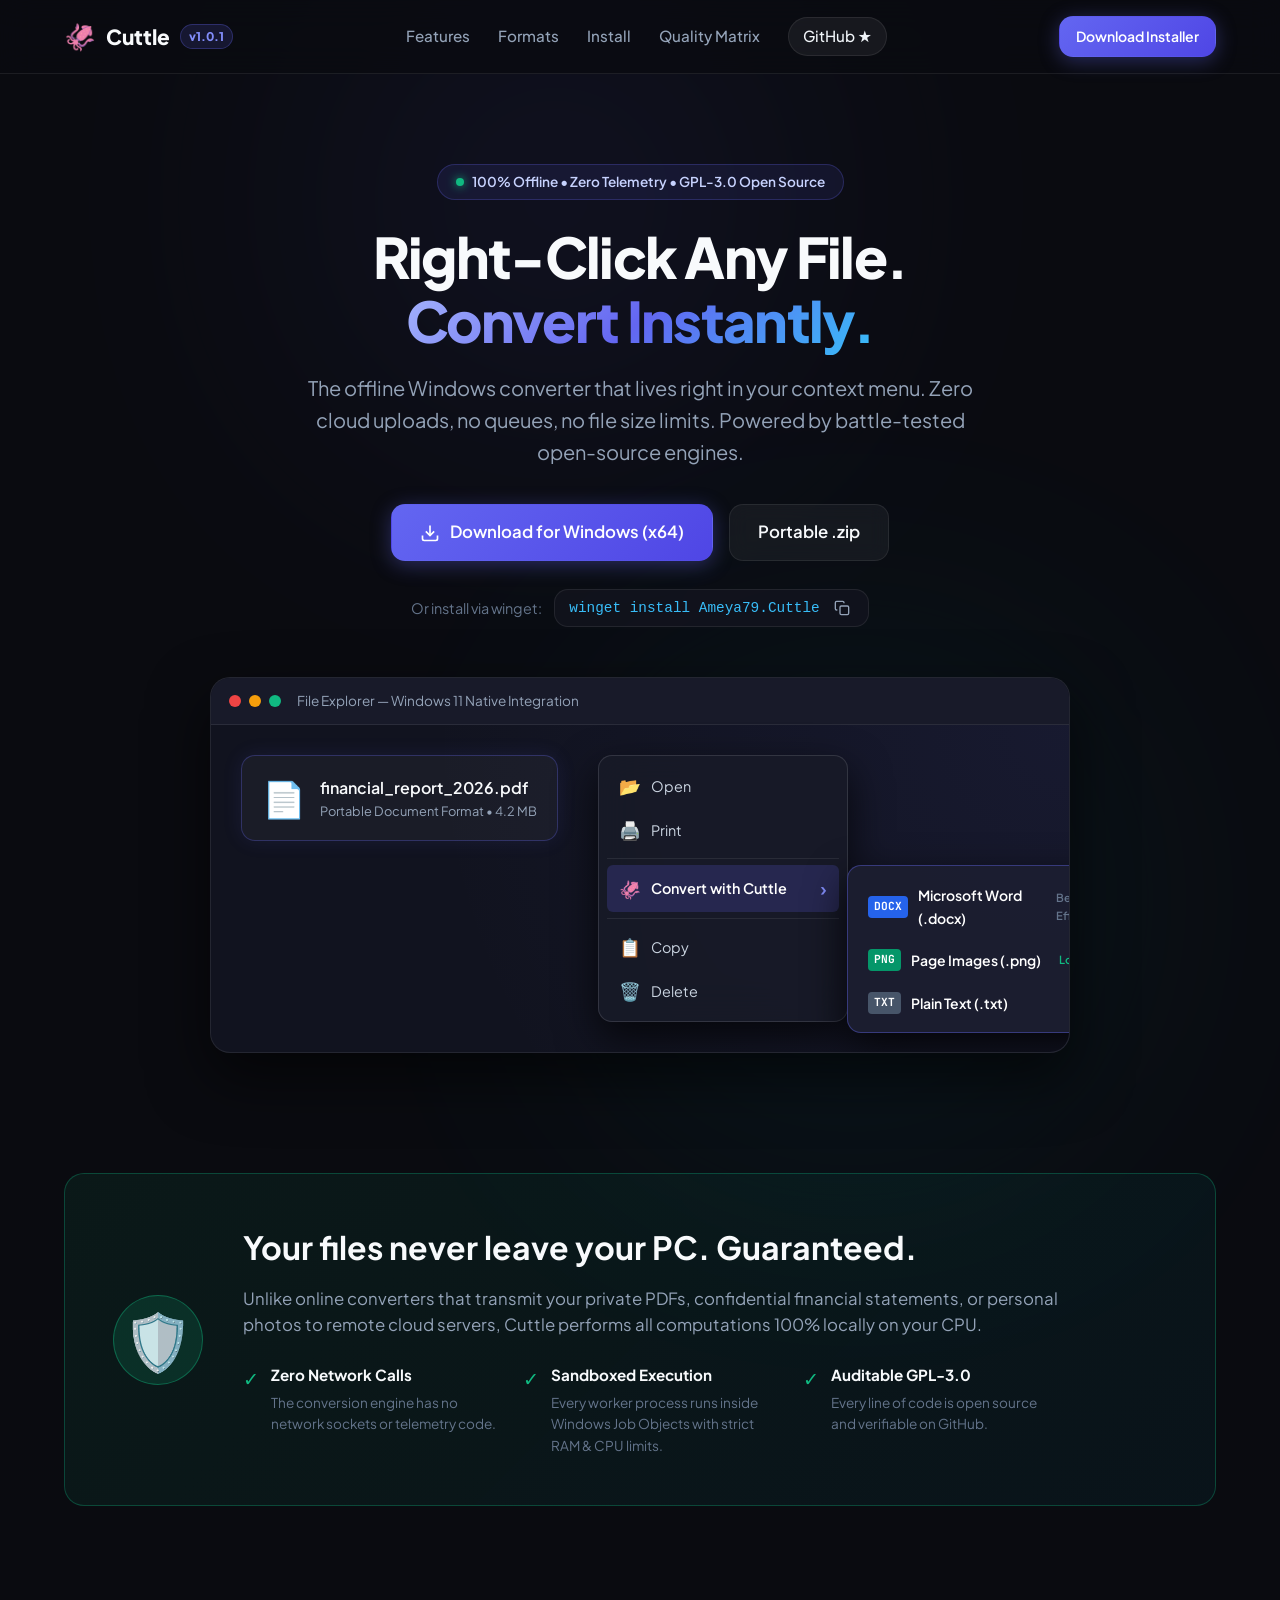
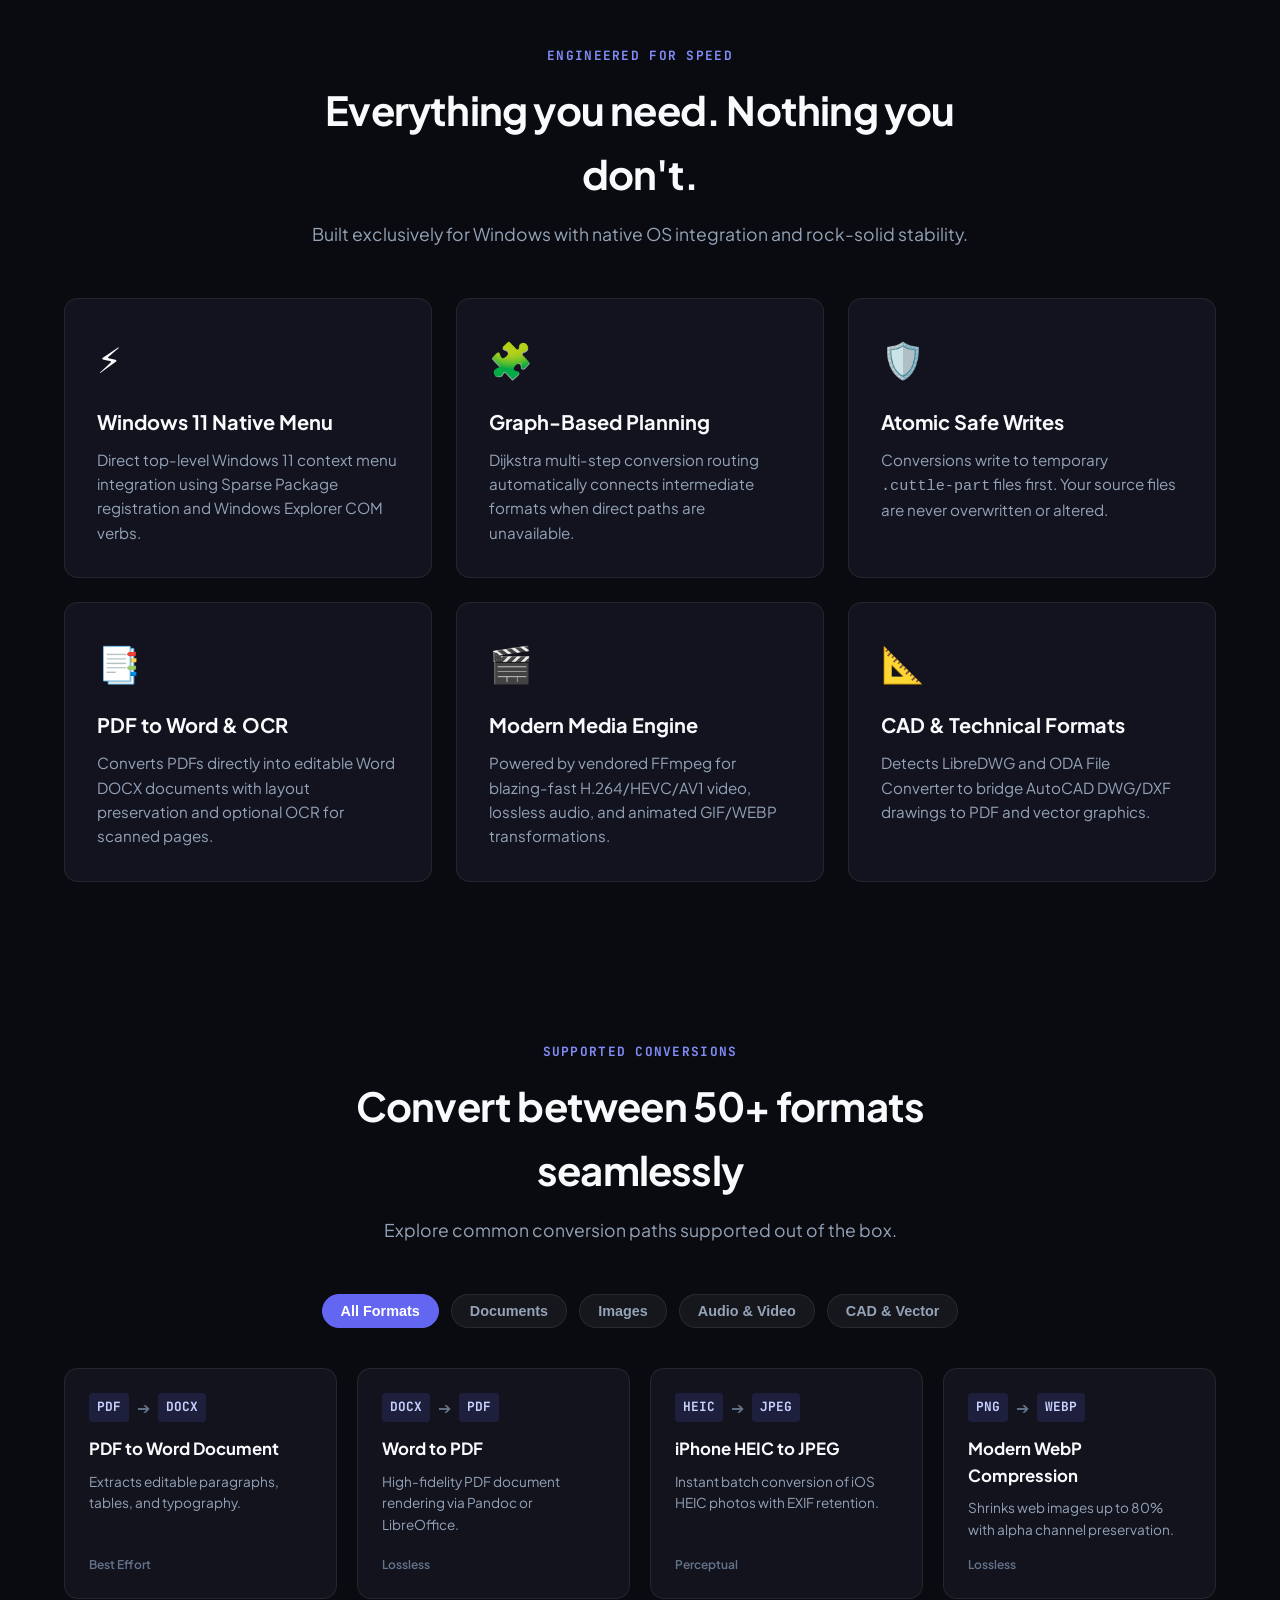
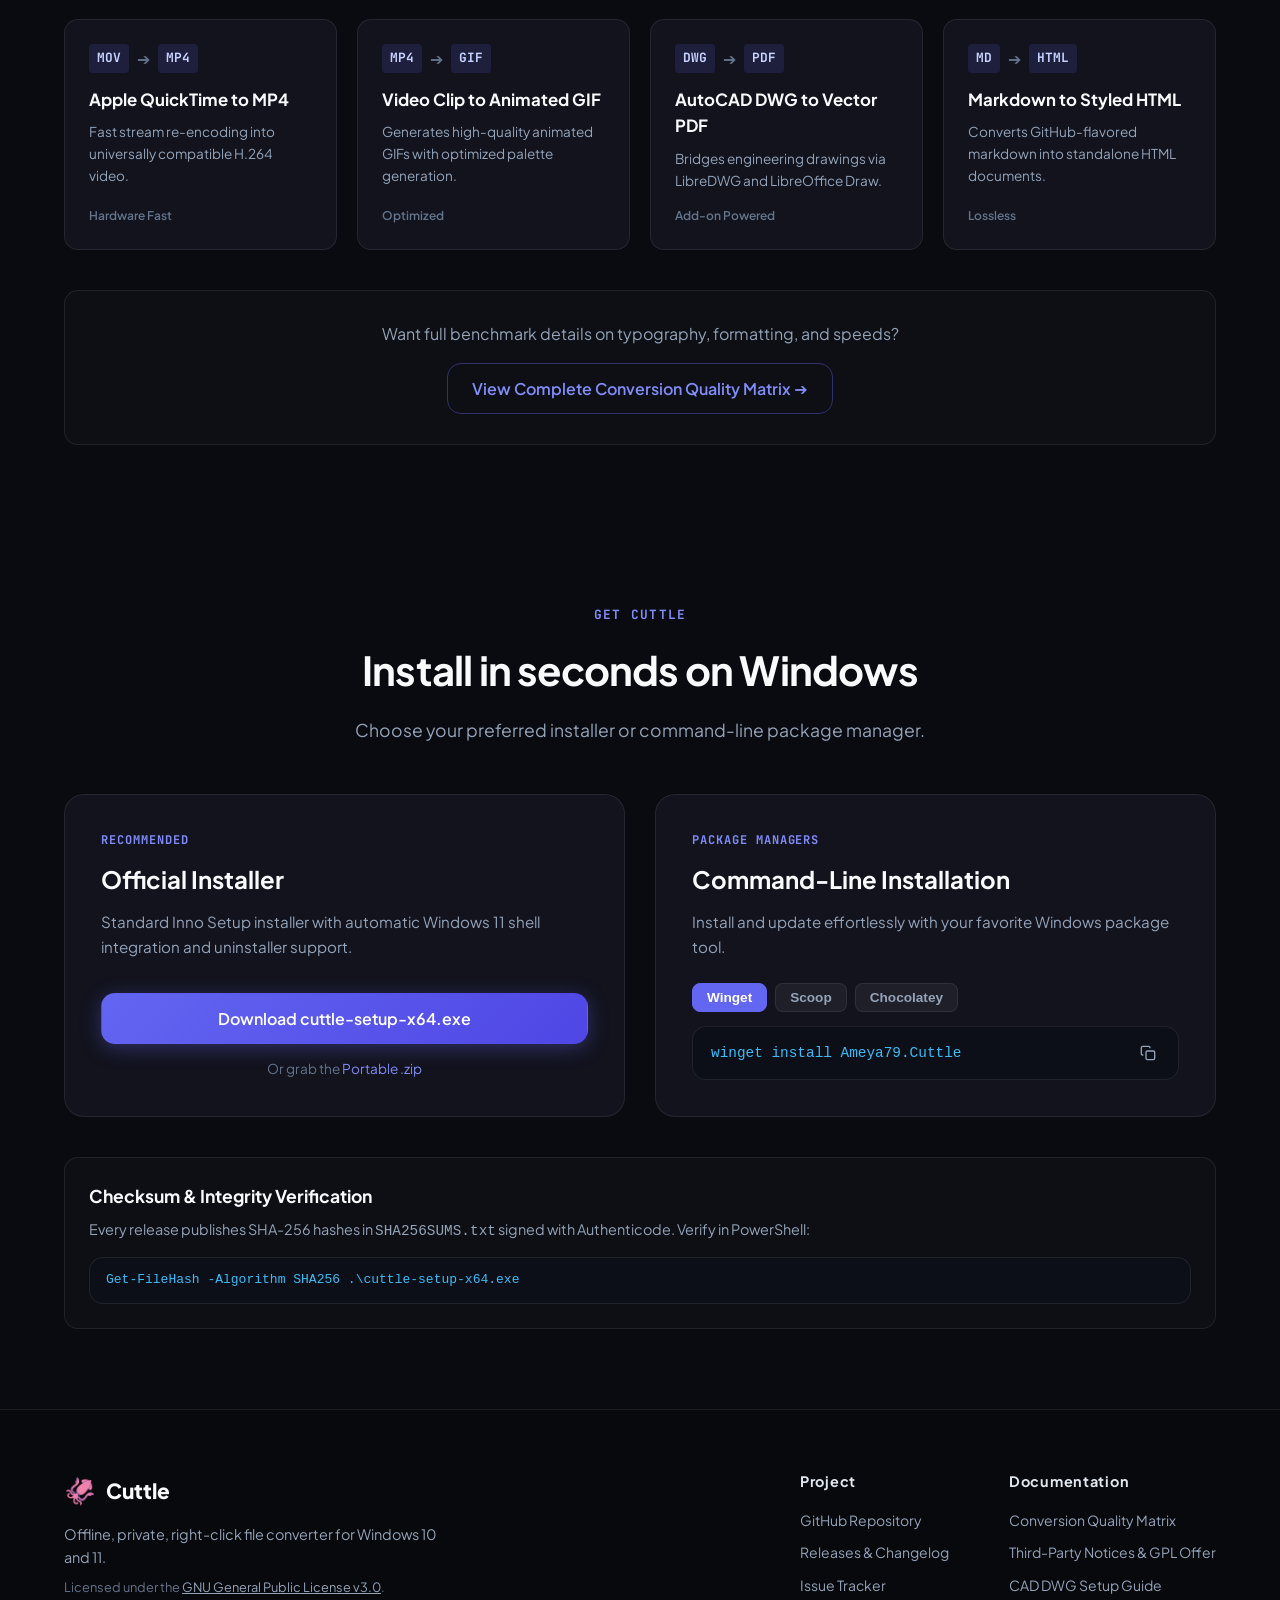
<file: site/index.html>
<!DOCTYPE html>
<html lang="en">
<head>
  <meta charset="UTF-8">
  <meta name="viewport" content="width=device-width, initial-scale=1.0">
  <title>Cuttle — Offline Windows Right-Click File Converter</title>
  <meta name="description" content="Right-click any file and convert instantly in Windows 10 &amp; 11. 100% offline, zero cloud uploads, fast, private, and open-source under GPL-3.0.">
  <meta name="keywords" content="file converter, windows 11 context menu, offline converter, pdf to docx, ffmpeg, pandoc, privacy">
  <link rel="preconnect" href="https://fonts.googleapis.com">
  <link rel="preconnect" href="https://fonts.gstatic.com" crossorigin>
  <link href="https://fonts.googleapis.com/css2?family=Plus+Jakarta+Sans:wght@400;500;600;700;800&family=JetBrains+Mono:wght@400;500;700&display=swap" rel="stylesheet">
  <link rel="stylesheet" href="styles.css">
</head>
<body>
  <div class="bg-glow bg-glow-1"></div>
  <div class="bg-glow bg-glow-2"></div>

  <!-- Navigation -->
  <header class="navbar" id="navbar">
    <div class="nav-container">
      <a href="#" class="brand">
        <span class="brand-icon">🦑</span>
        <span class="brand-name">Cuttle</span>
        <span class="brand-tag">v1.0.1</span>
      </a>
      <nav class="nav-links">
        <a href="#features">Features</a>
        <a href="#formats">Formats</a>
        <a href="#install">Install</a>
        <a href="https://github.com/Ameya79/cuttle/blob/main/docs/quality.md" target="_blank" rel="noopener">Quality Matrix</a>
        <a href="https://github.com/Ameya79/cuttle" target="_blank" rel="noopener" class="nav-gh">GitHub ★</a>
      </nav>
      <div class="nav-cta">
        <a href="https://github.com/Ameya79/cuttle/releases/latest/download/Cuttle-Setup-x64.exe" class="btn btn-sm btn-primary">
          Download Installer
        </a>
      </div>
    </div>
  </header>

  <main>
    <!-- Hero Section -->
    <section class="hero" id="hero">
      <div class="hero-container">
        <div class="hero-badge">
          <span class="badge-dot"></span>
          <span>100% Offline • Zero Telemetry • GPL-3.0 Open Source</span>
        </div>
        <h1 class="hero-title">Right-Click Any File.<br><span class="gradient-text">Convert Instantly.</span></h1>
        <p class="hero-subhead">
          The offline Windows converter that lives right in your context menu.
          Zero cloud uploads, no queues, no file size limits. Powered by battle-tested open-source engines.
        </p>

        <div class="hero-actions">
          <a id="btn-download-installer" href="https://github.com/Ameya79/cuttle/releases/latest/download/Cuttle-Setup-x64.exe" class="btn btn-lg btn-primary">
            <svg class="btn-icon" viewBox="0 0 24 24" fill="none" stroke="currentColor" stroke-width="2"><path d="M21 15v4a2 2 0 0 1-2 2H5a2 2 0 0 1-2-2v-4"/><polyline points="7 10 12 15 17 10"/><line x1="12" y1="15" x2="12" y2="3"/></svg>
            Download for Windows (x64)
          </a>
          <a id="btn-download-portable" href="https://github.com/Ameya79/cuttle/releases/latest/download/cuttle-portable-x64.zip" class="btn btn-lg btn-secondary">
            Portable .zip
          </a>
        </div>

        <div class="cli-quick-install">
          <span class="cli-label">Or install via winget:</span>
          <div class="code-pill">
            <code>winget install Ameya79.Cuttle</code>
            <button class="copy-btn" data-clipboard="winget install Ameya79.Cuttle" title="Copy command">
              <svg viewBox="0 0 24 24" width="16" height="16" fill="none" stroke="currentColor" stroke-width="2"><rect x="9" y="9" width="13" height="13" rx="2" ry="2"></rect><path d="M5 15H4a2 2 0 0 1-2-2V4a2 2 0 0 1 2-2h9a2 2 0 0 1 2 2v1"></path></svg>
            </button>
          </div>
        </div>

        <!-- Interactive Context Menu Demo Widget -->
        <div class="demo-card" id="demo-section">
          <div class="demo-header">
            <div class="window-dots">
              <span class="dot dot-red"></span>
              <span class="dot dot-yellow"></span>
              <span class="dot dot-green"></span>
            </div>
            <div class="window-title">File Explorer — Windows 11 Native Integration</div>
          </div>
          <div class="demo-body">
            <div class="file-item active">
              <div class="file-icon">📄</div>
              <div class="file-info">
                <div class="file-name">financial_report_2026.pdf</div>
                <div class="file-meta">Portable Document Format • 4.2 MB</div>
              </div>
            </div>

            <!-- Context Menu Mockup -->
            <div class="mock-context-menu">
              <div class="menu-item"><span class="menu-glyph">📂</span> Open</div>
              <div class="menu-item"><span class="menu-glyph">🖨️</span> Print</div>
              <div class="menu-separator"></div>
              <div class="menu-item menu-cuttle highlight">
                <span class="menu-glyph">🦑</span>
                <span class="menu-text">Convert with Cuttle</span>
                <span class="menu-arrow">›</span>

                <!-- Submenu -->
                <div class="mock-submenu">
                  <div class="submenu-item" data-target="DOCX">
                    <span class="ext-badge ext-word">DOCX</span>
                    <span>Microsoft Word (.docx)</span>
                    <span class="tier-tag">Best Effort</span>
                  </div>
                  <div class="submenu-item" data-target="PNG">
                    <span class="ext-badge ext-img">PNG</span>
                    <span>Page Images (.png)</span>
                    <span class="tier-tag tier-lossless">Lossless</span>
                  </div>
                  <div class="submenu-item" data-target="TXT">
                    <span class="ext-badge ext-txt">TXT</span>
                    <span>Plain Text (.txt)</span>
                    <span class="tier-tag">Fast</span>
                  </div>
                </div>
              </div>
              <div class="menu-separator"></div>
              <div class="menu-item"><span class="menu-glyph">📋</span> Copy</div>
              <div class="menu-item"><span class="menu-glyph">🗑️</span> Delete</div>
            </div>
          </div>
        </div>
      </div>
    </section>

    <!-- Privacy & Security Guarantee -->
    <section class="privacy-banner" id="privacy">
      <div class="container">
        <div class="privacy-box">
          <div class="privacy-icon-col">
            <div class="shield-circle">🛡️</div>
          </div>
          <div class="privacy-content">
            <h2>Your files never leave your PC. Guaranteed.</h2>
            <p>
              Unlike online converters that transmit your private PDFs, confidential financial statements, or personal photos to remote cloud servers, Cuttle performs all computations 100% locally on your CPU.
            </p>
            <div class="privacy-pillars">
              <div class="pillar">
                <span class="pillar-check">✓</span>
                <div>
                  <strong>Zero Network Calls</strong>
                  <p>The conversion engine has no network sockets or telemetry code.</p>
                </div>
              </div>
              <div class="pillar">
                <span class="pillar-check">✓</span>
                <div>
                  <strong>Sandboxed Execution</strong>
                  <p>Every worker process runs inside Windows Job Objects with strict RAM &amp; CPU limits.</p>
                </div>
              </div>
              <div class="pillar">
                <span class="pillar-check">✓</span>
                <div>
                  <strong>Auditable GPL-3.0</strong>
                  <p>Every line of code is open source and verifiable on GitHub.</p>
                </div>
              </div>
            </div>
          </div>
        </div>
      </div>
    </section>

    <!-- Features Grid -->
    <section class="features" id="features">
      <div class="container">
        <div class="section-header">
          <span class="section-tag">ENGINEERED FOR SPEED</span>
          <h2>Everything you need. Nothing you don't.</h2>
          <p>Built exclusively for Windows with native OS integration and rock-solid stability.</p>
        </div>

        <div class="features-grid">
          <div class="feature-card">
            <div class="feature-icon">⚡</div>
            <h3>Windows 11 Native Menu</h3>
            <p>Direct top-level Windows 11 context menu integration using Sparse Package registration and Windows Explorer COM verbs.</p>
          </div>
          <div class="feature-card">
            <div class="feature-icon">🧩</div>
            <h3>Graph-Based Planning</h3>
            <p>Dijkstra multi-step conversion routing automatically connects intermediate formats when direct paths are unavailable.</p>
          </div>
          <div class="feature-card">
            <div class="feature-icon">🛡️</div>
            <h3>Atomic Safe Writes</h3>
            <p>Conversions write to temporary <code>.cuttle-part</code> files first. Your source files are never overwritten or altered.</p>
          </div>
          <div class="feature-card">
            <div class="feature-icon">📑</div>
            <h3>PDF to Word &amp; OCR</h3>
            <p>Converts PDFs directly into editable Word DOCX documents with layout preservation and optional OCR for scanned pages.</p>
          </div>
          <div class="feature-card">
            <div class="feature-icon">🎬</div>
            <h3>Modern Media Engine</h3>
            <p>Powered by vendored FFmpeg for blazing-fast H.264/HEVC/AV1 video, lossless audio, and animated GIF/WEBP transformations.</p>
          </div>
          <div class="feature-card">
            <div class="feature-icon">📐</div>
            <h3>CAD &amp; Technical Formats</h3>
            <p>Detects LibreDWG and ODA File Converter to bridge AutoCAD DWG/DXF drawings to PDF and vector graphics.</p>
          </div>
        </div>
      </div>
    </section>

    <!-- Format Explorer -->
    <section class="formats" id="formats">
      <div class="container">
        <div class="section-header">
          <span class="section-tag">SUPPORTED CONVERSIONS</span>
          <h2>Convert between 50+ formats seamlessly</h2>
          <p>Explore common conversion paths supported out of the box.</p>
        </div>

        <div class="format-tabs" id="format-tabs">
          <button class="tab-btn active" data-filter="all">All Formats</button>
          <button class="tab-btn" data-filter="documents">Documents</button>
          <button class="tab-btn" data-filter="images">Images</button>
          <button class="tab-btn" data-filter="video">Audio &amp; Video</button>
          <button class="tab-btn" data-filter="cad">CAD &amp; Vector</button>
        </div>

        <div class="format-grid" id="format-grid">
          <div class="format-card" data-cat="documents">
            <div class="format-badge-row">
              <span class="ext-tag">PDF</span> <span class="arrow-tag">➔</span> <span class="ext-tag">DOCX</span>
            </div>
            <h4>PDF to Word Document</h4>
            <p>Extracts editable paragraphs, tables, and typography.</p>
            <span class="card-tier">Best Effort</span>
          </div>
          <div class="format-card" data-cat="documents">
            <div class="format-badge-row">
              <span class="ext-tag">DOCX</span> <span class="arrow-tag">➔</span> <span class="ext-tag">PDF</span>
            </div>
            <h4>Word to PDF</h4>
            <p>High-fidelity PDF document rendering via Pandoc or LibreOffice.</p>
            <span class="card-tier tier-lossless">Lossless</span>
          </div>
          <div class="format-card" data-cat="images">
            <div class="format-badge-row">
              <span class="ext-tag">HEIC</span> <span class="arrow-tag">➔</span> <span class="ext-tag">JPEG</span>
            </div>
            <h4>iPhone HEIC to JPEG</h4>
            <p>Instant batch conversion of iOS HEIC photos with EXIF retention.</p>
            <span class="card-tier tier-lossless">Perceptual</span>
          </div>
          <div class="format-card" data-cat="images">
            <div class="format-badge-row">
              <span class="ext-tag">PNG</span> <span class="arrow-tag">➔</span> <span class="ext-tag">WEBP</span>
            </div>
            <h4>Modern WebP Compression</h4>
            <p>Shrinks web images up to 80% with alpha channel preservation.</p>
            <span class="card-tier tier-lossless">Lossless</span>
          </div>
          <div class="format-card" data-cat="video">
            <div class="format-badge-row">
              <span class="ext-tag">MOV</span> <span class="arrow-tag">➔</span> <span class="ext-tag">MP4</span>
            </div>
            <h4>Apple QuickTime to MP4</h4>
            <p>Fast stream re-encoding into universally compatible H.264 video.</p>
            <span class="card-tier">Hardware Fast</span>
          </div>
          <div class="format-card" data-cat="video">
            <div class="format-badge-row">
              <span class="ext-tag">MP4</span> <span class="arrow-tag">➔</span> <span class="ext-tag">GIF</span>
            </div>
            <h4>Video Clip to Animated GIF</h4>
            <p>Generates high-quality animated GIFs with optimized palette generation.</p>
            <span class="card-tier">Optimized</span>
          </div>
          <div class="format-card" data-cat="cad">
            <div class="format-badge-row">
              <span class="ext-tag">DWG</span> <span class="arrow-tag">➔</span> <span class="ext-tag">PDF</span>
            </div>
            <h4>AutoCAD DWG to Vector PDF</h4>
            <p>Bridges engineering drawings via LibreDWG and LibreOffice Draw.</p>
            <span class="card-tier">Add-on Powered</span>
          </div>
          <div class="format-card" data-cat="documents">
            <div class="format-badge-row">
              <span class="ext-tag">MD</span> <span class="arrow-tag">➔</span> <span class="ext-tag">HTML</span>
            </div>
            <h4>Markdown to Styled HTML</h4>
            <p>Converts GitHub-flavored markdown into standalone HTML documents.</p>
            <span class="card-tier tier-lossless">Lossless</span>
          </div>
        </div>

        <div class="matrix-link-box">
          <p>Want full benchmark details on typography, formatting, and speeds?</p>
          <a href="https://github.com/Ameya79/cuttle/blob/main/docs/quality.md" target="_blank" rel="noopener" class="btn btn-outline">
            View Complete Conversion Quality Matrix ➔
          </a>
        </div>
      </div>
    </section>

    <!-- Installation & Package Managers -->
    <section class="install" id="install">
      <div class="container">
        <div class="section-header">
          <span class="section-tag">GET CUTTLE</span>
          <h2>Install in seconds on Windows</h2>
          <p>Choose your preferred installer or command-line package manager.</p>
        </div>

        <div class="install-grid">
          <!-- Standalone Download -->
          <div class="install-card">
            <div class="card-top">
              <span class="card-badge">RECOMMENDED</span>
              <h3>Official Installer</h3>
              <p>Standard Inno Setup installer with automatic Windows 11 shell integration and uninstaller support.</p>
            </div>
            <div class="card-bottom">
              <a href="https://github.com/Ameya79/cuttle/releases/latest/download/cuttle-setup-x64.exe" class="btn btn-primary btn-block">
                Download cuttle-setup-x64.exe
              </a>
              <span class="sub-link">Or grab the <a href="https://github.com/Ameya79/cuttle/releases/latest/download/cuttle-portable-x64.zip">Portable .zip</a></span>
            </div>
          </div>

          <!-- Package Managers -->
          <div class="install-card">
            <div class="card-top">
              <span class="card-badge">PACKAGE MANAGERS</span>
              <h3>Command-Line Installation</h3>
              <p>Install and update effortlessly with your favorite Windows package tool.</p>
            </div>
            <div class="pkg-manager-tabs">
              <button class="pkg-tab active" data-pkg="winget">Winget</button>
              <button class="pkg-tab" data-pkg="scoop">Scoop</button>
              <button class="pkg-tab" data-pkg="choco">Chocolatey</button>
            </div>
            <div class="pkg-code-container">
              <pre><code id="pkg-command-text">winget install Ameya79.Cuttle</code></pre>
              <button class="copy-btn" id="pkg-copy-btn" title="Copy command">
                <svg viewBox="0 0 24 24" width="16" height="16" fill="none" stroke="currentColor" stroke-width="2"><rect x="9" y="9" width="13" height="13" rx="2" ry="2"></rect><path d="M5 15H4a2 2 0 0 1-2-2V4a2 2 0 0 1 2-2h9a2 2 0 0 1 2 2v1"></path></svg>
              </button>
            </div>
          </div>
        </div>

        <!-- Integrity Verification -->
        <div class="integrity-card">
          <h4>Checksum &amp; Integrity Verification</h4>
          <p>Every release publishes SHA-256 hashes in <code>SHA256SUMS.txt</code> signed with Authenticode. Verify in PowerShell:</p>
          <div class="code-pill code-pill-block">
            <code>Get-FileHash -Algorithm SHA256 .\cuttle-setup-x64.exe</code>
          </div>
        </div>
      </div>
    </section>
  </main>

  <!-- Footer -->
  <footer class="footer">
    <div class="container footer-content">
      <div class="footer-left">
        <div class="brand">
          <span class="brand-icon">🦑</span>
          <span class="brand-name">Cuttle</span>
        </div>
        <p>Offline, private, right-click file converter for Windows 10 and 11.</p>
        <p class="copyright">Licensed under the <a href="https://www.gnu.org/licenses/gpl-3.0.html" target="_blank" rel="noopener">GNU General Public License v3.0</a>.</p>
      </div>
      <div class="footer-links">
        <div class="link-col">
          <h5>Project</h5>
          <a href="https://github.com/Ameya79/cuttle" target="_blank" rel="noopener">GitHub Repository</a>
          <a href="https://github.com/Ameya79/cuttle/releases" target="_blank" rel="noopener">Releases &amp; Changelog</a>
          <a href="https://github.com/Ameya79/cuttle/issues" target="_blank" rel="noopener">Issue Tracker</a>
        </div>
        <div class="link-col">
          <h5>Documentation</h5>
          <a href="https://github.com/Ameya79/cuttle/blob/main/docs/quality.md" target="_blank" rel="noopener">Conversion Quality Matrix</a>
          <a href="https://github.com/Ameya79/cuttle/blob/main/THIRD_PARTY_NOTICES.md" target="_blank" rel="noopener">Third-Party Notices &amp; GPL Offer</a>
          <a href="https://github.com/Ameya79/cuttle/blob/main/docs/dwg-addon.md" target="_blank" rel="noopener">CAD DWG Setup Guide</a>
        </div>
      </div>
    </div>
  </footer>

  <script src="script.js"></script>
</body>
</html>
</file>
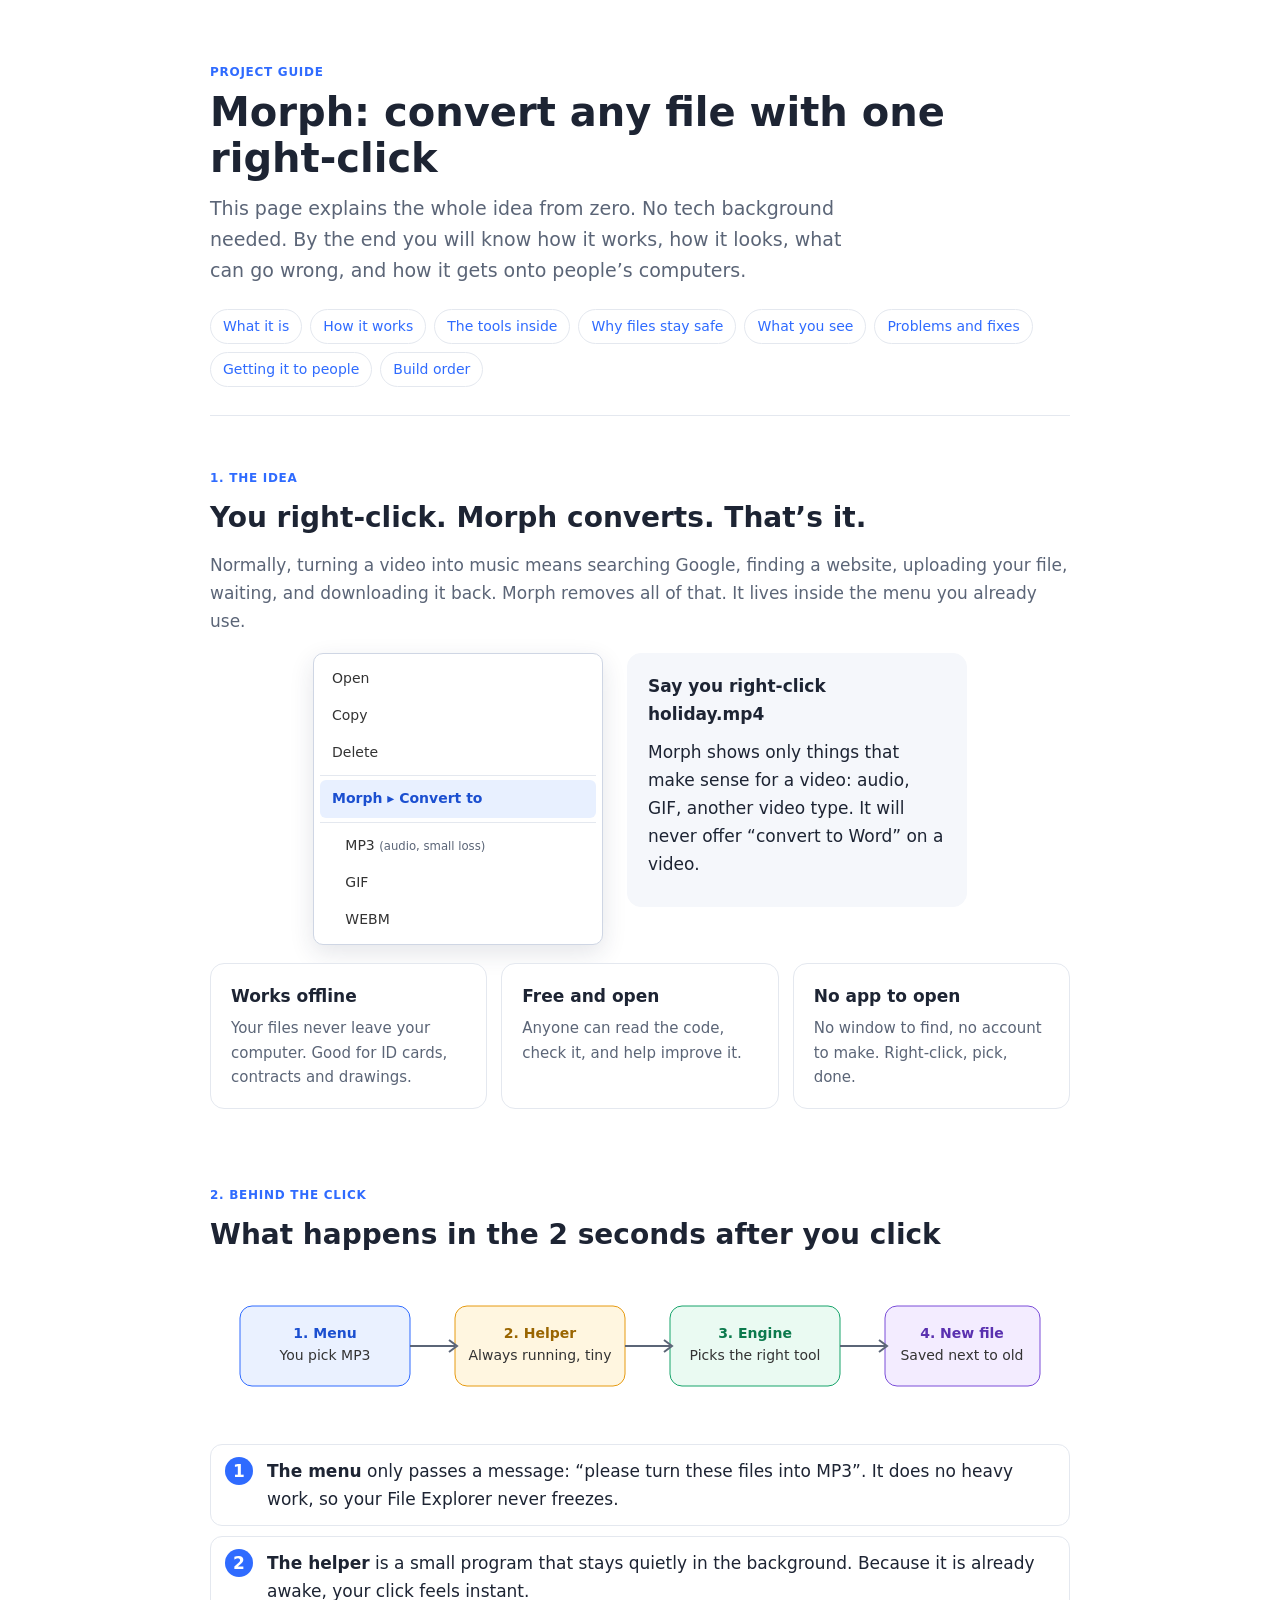
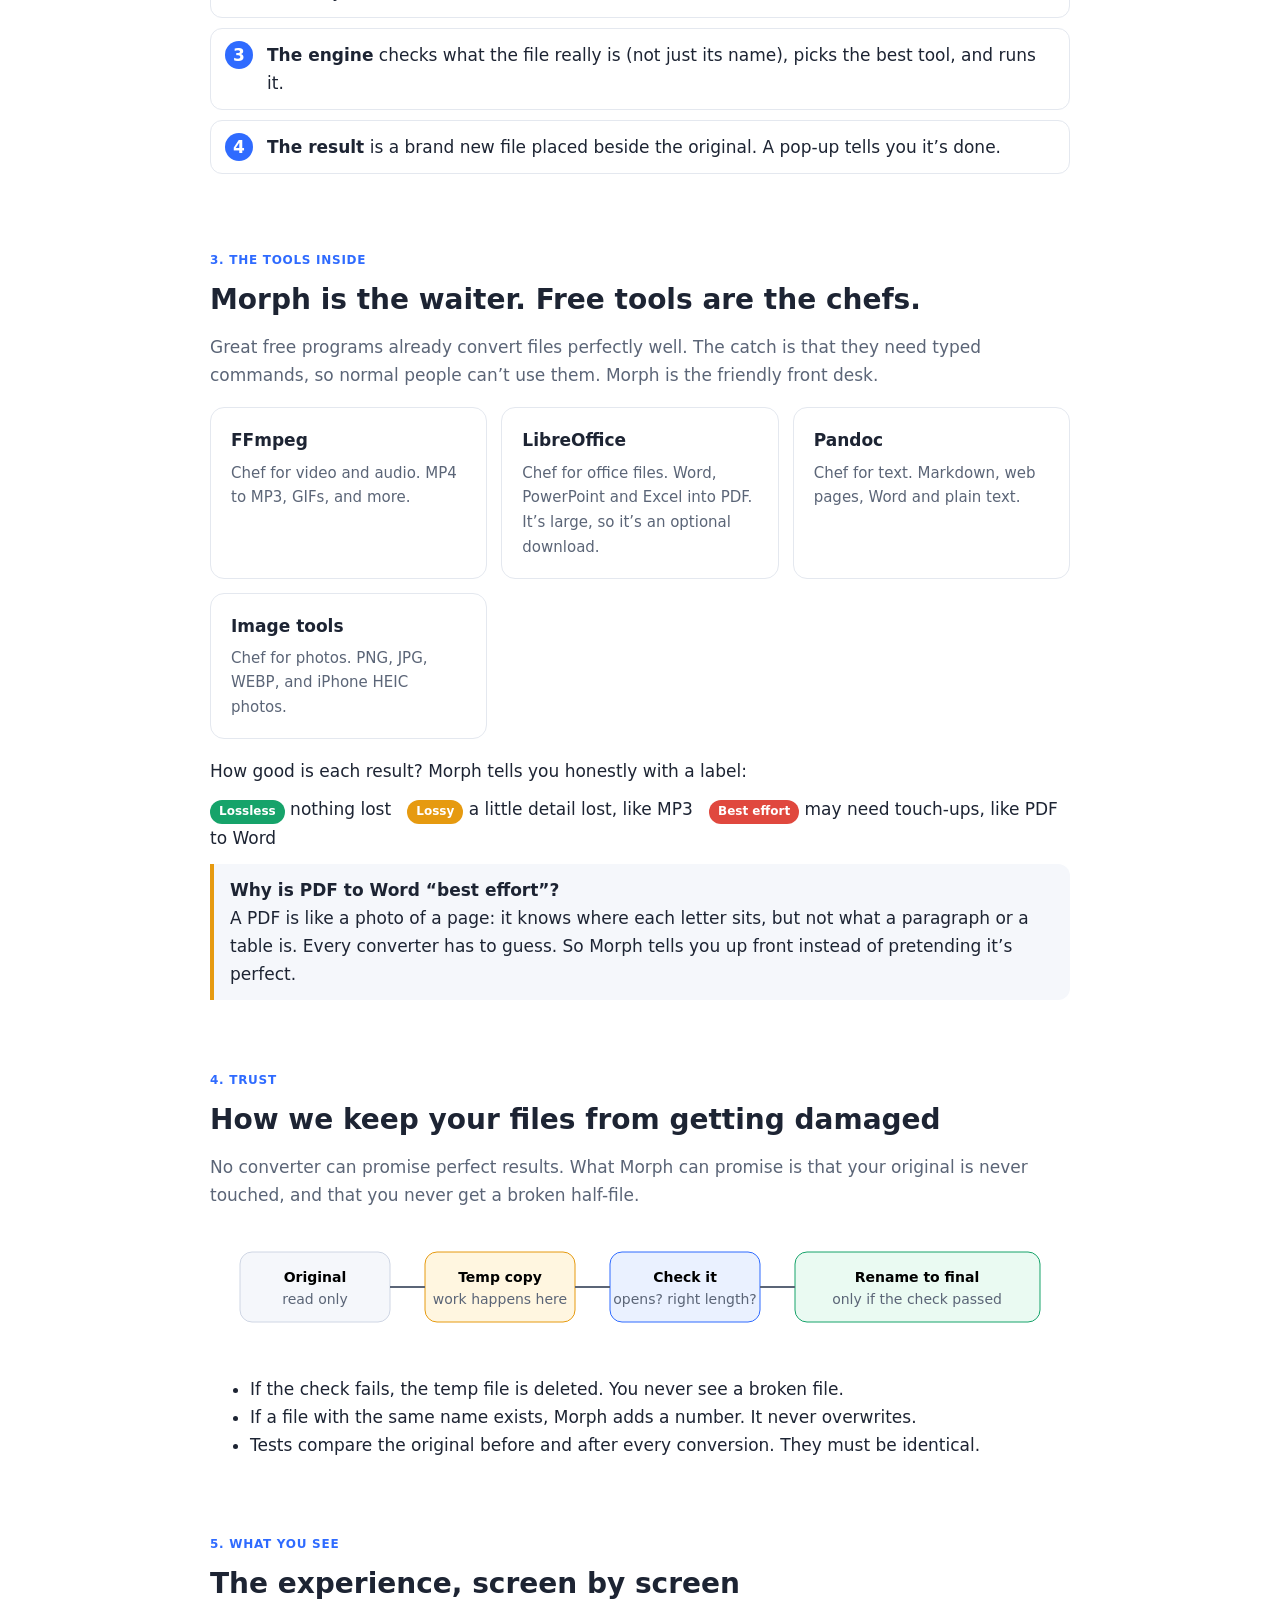
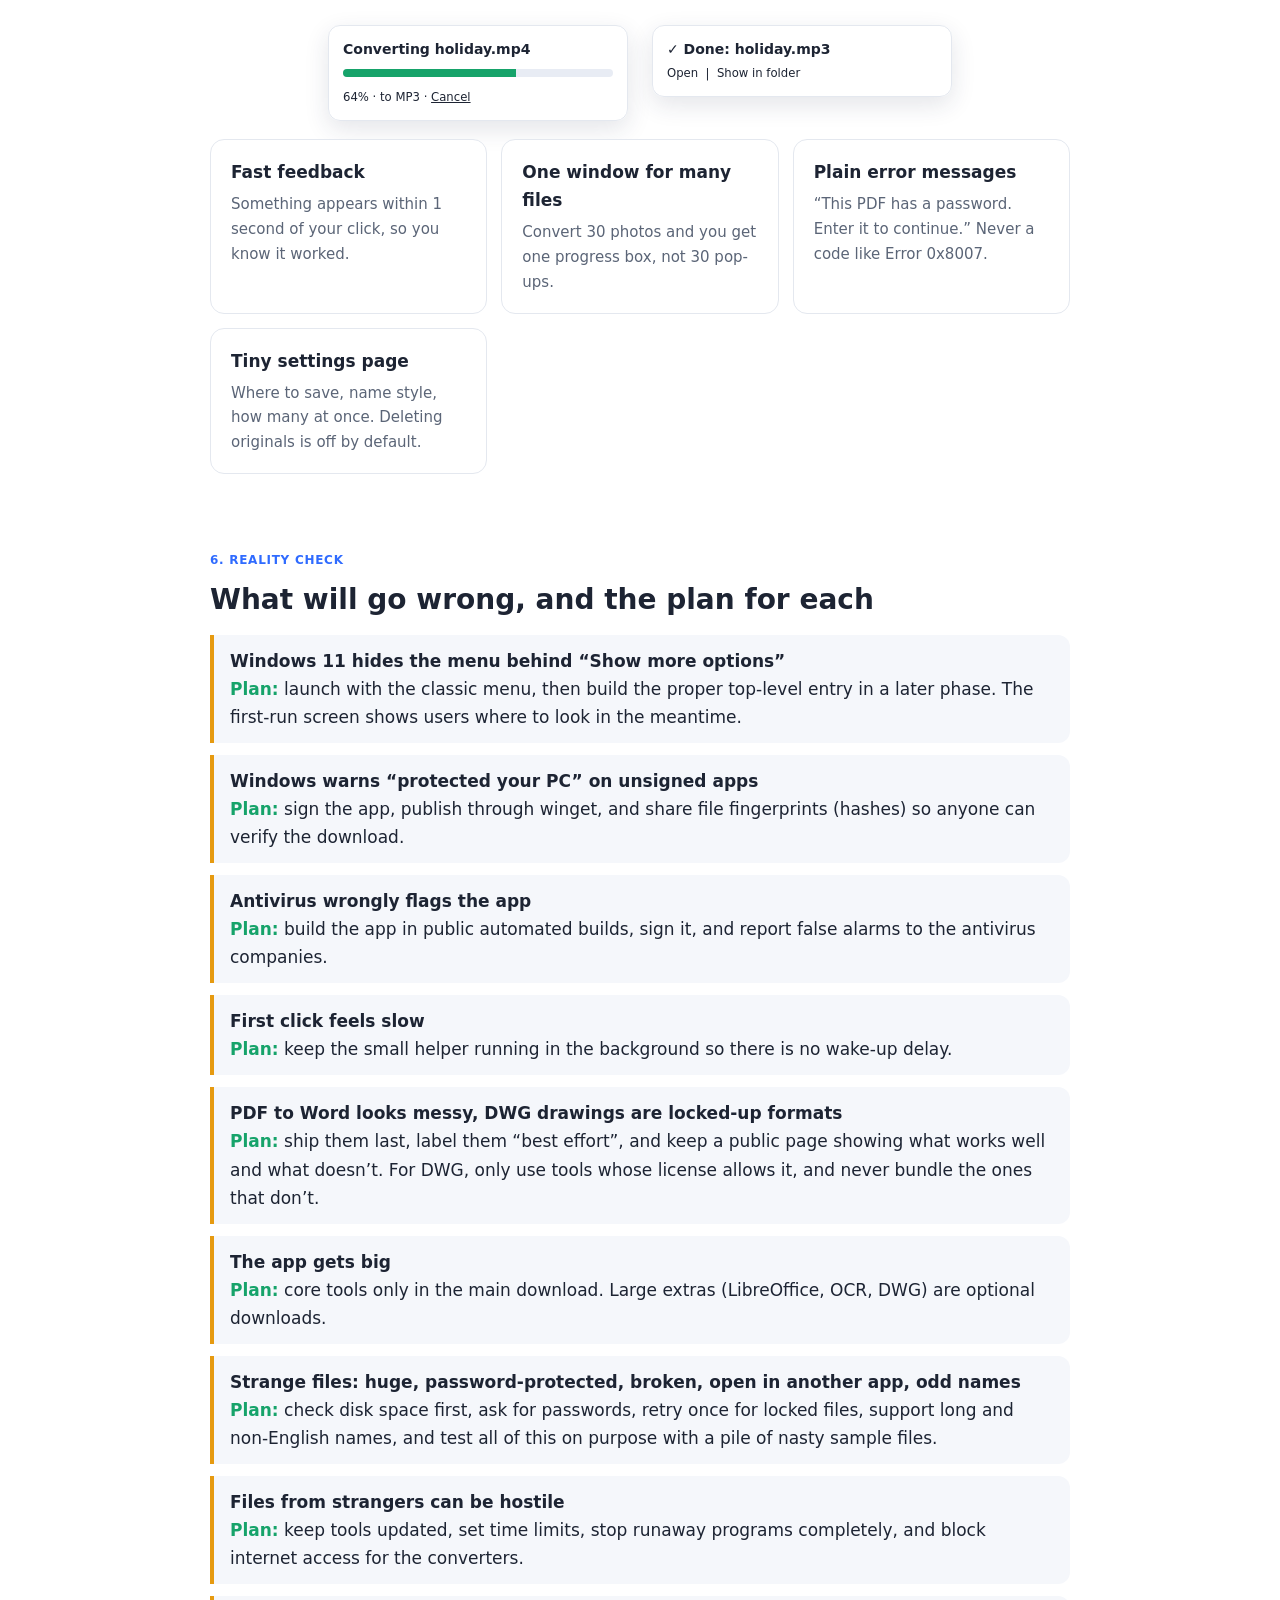
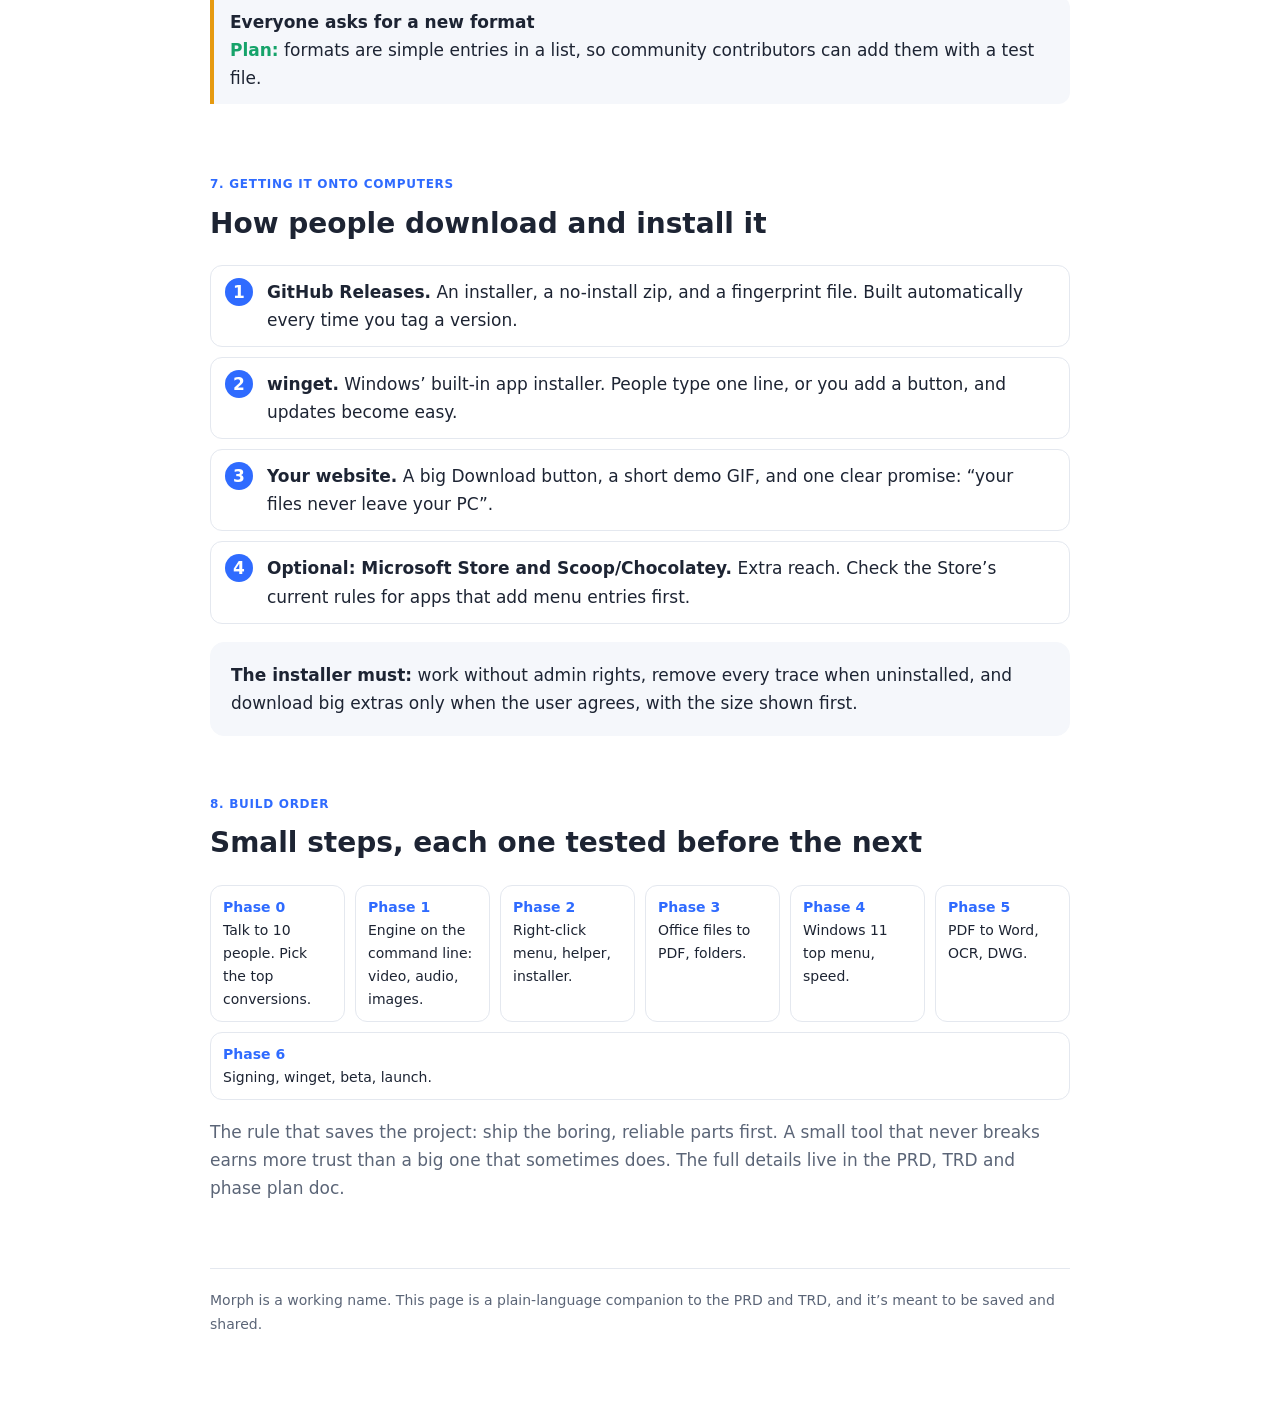
<file: morph-explained.html>
<!DOCTYPE html>
<html lang="en">
<head>
<meta charset="utf-8">
<meta name="viewport" content="width=device-width, initial-scale=1">
<title>Morph explained: the right-click file converter</title>
<style>
:root{--ink:#1d2433;--mute:#5b6577;--line:#e4e8ef;--soft:#f5f7fb;--blue:#2f6bff;--green:#16a36a;--amber:#e69a10;--red:#e0483e}
*{box-sizing:border-box}
body{margin:0;background:#fff;color:var(--ink);font:17px/1.65 system-ui,-apple-system,"Segoe UI",Roboto,sans-serif}
.wrap{max-width:900px;margin:0 auto;padding:0 20px 80px}
header{padding:56px 0 28px;border-bottom:1px solid var(--line)}
header h1{font-size:40px;line-height:1.15;margin:0 0 12px}
header p{color:var(--mute);font-size:19px;margin:0;max-width:640px}
nav{display:flex;flex-wrap:wrap;gap:8px;margin-top:22px}
nav a{font-size:14px;color:var(--blue);text-decoration:none;border:1px solid var(--line);padding:5px 12px;border-radius:99px}
section{padding:46px 0 6px}
h2{font-size:28px;margin:0 0 6px}
.tag{display:inline-block;font-size:12px;font-weight:700;letter-spacing:.06em;color:var(--blue);text-transform:uppercase;margin-bottom:6px}
p{margin:10px 0}
.lead{color:var(--mute)}
.card{border:1px solid var(--line);border-radius:14px;padding:18px 20px;background:#fff}
.soft{background:var(--soft);border-color:var(--soft)}
.grid{display:grid;gap:14px;grid-template-columns:repeat(auto-fit,minmax(240px,1fr));margin:18px 0}
.grid .card h3{margin:0 0 6px;font-size:17px}
.grid .card p{margin:0;font-size:15px;color:var(--mute)}
svg{max-width:100%;height:auto;display:block;margin:18px auto}
.steps{counter-reset:s;list-style:none;padding:0;margin:18px 0}
.steps li{counter-increment:s;position:relative;padding:12px 16px 12px 56px;border:1px solid var(--line);border-radius:12px;margin-bottom:10px}
.steps li:before{content:counter(s);position:absolute;left:14px;top:12px;width:28px;height:28px;border-radius:50%;background:var(--blue);color:#fff;font-weight:700;text-align:center;line-height:28px}
.menu{width:290px;border:1px solid #cfd6e4;border-radius:10px;box-shadow:0 8px 24px rgba(30,40,70,.12);padding:6px;font-size:14px;background:#fff}
.menu div{padding:7px 12px;border-radius:6px;color:#333}
.menu .hi{background:#e8f0ff;color:#1b4fd0;font-weight:600}
.menu small{color:var(--mute);font-weight:400}
.menu hr{border:0;border-top:1px solid var(--line);margin:4px 0}
.toast{width:300px;border:1px solid var(--line);border-radius:12px;padding:12px 14px;box-shadow:0 8px 24px rgba(30,40,70,.12);font-size:14px}
.bar{height:8px;background:#e8ecf4;border-radius:9px;overflow:hidden;margin:8px 0}
.bar i{display:block;height:100%;width:64%;background:var(--green)}
.row{display:flex;flex-wrap:wrap;gap:24px;align-items:flex-start;justify-content:center;margin:18px 0}
.pill{display:inline-block;font-size:12px;font-weight:700;padding:2px 9px;border-radius:99px;color:#fff}
.g{background:var(--green)}.a{background:var(--amber)}.r{background:var(--red)}
.issue{border-left:4px solid var(--amber);background:var(--soft);padding:12px 16px;border-radius:0 12px 12px 0;margin:12px 0}
.issue b{display:block}
.issue span{color:var(--green);font-weight:600}
.tl{display:flex;flex-wrap:wrap;gap:10px;margin:18px 0}
.tl div{flex:1 1 120px;border:1px solid var(--line);border-radius:12px;padding:10px 12px;font-size:14px}
.tl b{display:block;color:var(--blue)}
footer{margin-top:50px;padding-top:20px;border-top:1px solid var(--line);color:var(--mute);font-size:14px}
</style>
</head>
<body>
<div class="wrap">

<header>
<div class="tag">Project guide</div>
<h1>Morph: convert any file with one right-click</h1>
<p>This page explains the whole idea from zero. No tech background needed. By the end you will know how it works, how it looks, what can go wrong, and how it gets onto people’s computers.</p>
<nav><a href="#what">What it is</a><a href="#how">How it works</a><a href="#tools">The tools inside</a><a href="#safe">Why files stay safe</a><a href="#ux">What you see</a><a href="#issues">Problems and fixes</a><a href="#ship">Getting it to people</a><a href="#road">Build order</a></nav>
</header>

<section id="what">
<div class="tag">1. The idea</div>
<h2>You right-click. Morph converts. That’s it.</h2>
<p class="lead">Normally, turning a video into music means searching Google, finding a website, uploading your file, waiting, and downloading it back. Morph removes all of that. It lives inside the menu you already use.</p>
<div class="row">
<div class="menu">
<div>Open</div><div>Copy</div><div>Delete</div><hr>
<div class="hi">Morph &#9656; Convert to</div><hr>
<div>&nbsp;&nbsp;&nbsp;MP3 <small>(audio, small loss)</small></div>
<div>&nbsp;&nbsp;&nbsp;GIF</div>
<div>&nbsp;&nbsp;&nbsp;WEBM</div>
</div>
<div class="card soft" style="max-width:340px"><b>Say you right-click holiday.mp4</b><p>Morph shows only things that make sense for a video: audio, GIF, another video type. It will never offer “convert to Word” on a video.</p></div>
</div>
<div class="grid">
<div class="card"><h3>Works offline</h3><p>Your files never leave your computer. Good for ID cards, contracts and drawings.</p></div>
<div class="card"><h3>Free and open</h3><p>Anyone can read the code, check it, and help improve it.</p></div>
<div class="card"><h3>No app to open</h3><p>No window to find, no account to make. Right-click, pick, done.</p></div>
</div>
</section>

<section id="how">
<div class="tag">2. Behind the click</div>
<h2>What happens in the 2 seconds after you click</h2>
<svg viewBox="0 0 820 150" width="820" role="img" aria-label="Four step flow from click to finished file">
<g font-family="system-ui,sans-serif" font-size="14" text-anchor="middle">
<rect x="10" y="30" width="170" height="80" rx="12" fill="#eaf1ff" stroke="#2f6bff"/><text x="95" y="62" font-weight="700" fill="#1b4fd0">1. Menu</text><text x="95" y="84" fill="#333">You pick MP3</text>
<rect x="225" y="30" width="170" height="80" rx="12" fill="#fff6e0" stroke="#e69a10"/><text x="310" y="62" font-weight="700" fill="#9a6500">2. Helper</text><text x="310" y="84" fill="#333">Always running, tiny</text>
<rect x="440" y="30" width="170" height="80" rx="12" fill="#eafaf2" stroke="#16a36a"/><text x="525" y="62" font-weight="700" fill="#0b7a4d">3. Engine</text><text x="525" y="84" fill="#333">Picks the right tool</text>
<rect x="655" y="30" width="155" height="80" rx="12" fill="#f3ecff" stroke="#7a4dd8"/><text x="732" y="62" font-weight="700" fill="#5a31b0">4. New file</text><text x="732" y="84" fill="#333">Saved next to old</text>
<path d="M180 70h45M395 70h45M610 70h45" stroke="#5b6577" stroke-width="2" fill="none"/>
<path d="M219 64l8 6-8 6M434 64l8 6-8 6M649 64l8 6-8 6" stroke="#5b6577" stroke-width="2" fill="none"/>
</g></svg>
<ol class="steps">
<li><b>The menu</b> only passes a message: “please turn these files into MP3”. It does no heavy work, so your File Explorer never freezes.</li>
<li><b>The helper</b> is a small program that stays quietly in the background. Because it is already awake, your click feels instant.</li>
<li><b>The engine</b> checks what the file really is (not just its name), picks the best tool, and runs it.</li>
<li><b>The result</b> is a brand new file placed beside the original. A pop-up tells you it’s done.</li>
</ol>
</section>

<section id="tools">
<div class="tag">3. The tools inside</div>
<h2>Morph is the waiter. Free tools are the chefs.</h2>
<p class="lead">Great free programs already convert files perfectly well. The catch is that they need typed commands, so normal people can’t use them. Morph is the friendly front desk.</p>
<div class="grid">
<div class="card"><h3>FFmpeg</h3><p>Chef for video and audio. MP4 to MP3, GIFs, and more.</p></div>
<div class="card"><h3>LibreOffice</h3><p>Chef for office files. Word, PowerPoint and Excel into PDF. It’s large, so it’s an optional download.</p></div>
<div class="card"><h3>Pandoc</h3><p>Chef for text. Markdown, web pages, Word and plain text.</p></div>
<div class="card"><h3>Image tools</h3><p>Chef for photos. PNG, JPG, WEBP, and iPhone HEIC photos.</p></div>
</div>
<p>How good is each result? Morph tells you honestly with a label:</p>
<p><span class="pill g">Lossless</span> nothing lost &nbsp; <span class="pill a">Lossy</span> a little detail lost, like MP3 &nbsp; <span class="pill r">Best effort</span> may need touch-ups, like PDF to Word</p>
<div class="issue"><b>Why is PDF to Word “best effort”?</b>A PDF is like a photo of a page: it knows where each letter sits, but not what a paragraph or a table is. Every converter has to guess. So Morph tells you up front instead of pretending it’s perfect.</div>
</section>

<section id="safe">
<div class="tag">4. Trust</div>
<h2>How we keep your files from getting damaged</h2>
<p class="lead">No converter can promise perfect results. What Morph can promise is that your original is never touched, and that you never get a broken half-file.</p>
<svg viewBox="0 0 820 130" width="820" role="img" aria-label="Safe copy process">
<g font-family="system-ui,sans-serif" font-size="14" text-anchor="middle">
<rect x="10" y="25" width="150" height="70" rx="12" fill="#f5f7fb" stroke="#cfd6e4"/><text x="85" y="55" font-weight="700">Original</text><text x="85" y="77" fill="#5b6577">read only</text>
<rect x="195" y="25" width="150" height="70" rx="12" fill="#fff6e0" stroke="#e69a10"/><text x="270" y="55" font-weight="700">Temp copy</text><text x="270" y="77" fill="#5b6577">work happens here</text>
<rect x="380" y="25" width="150" height="70" rx="12" fill="#eaf1ff" stroke="#2f6bff"/><text x="455" y="55" font-weight="700">Check it</text><text x="455" y="77" fill="#5b6577">opens? right length?</text>
<rect x="565" y="25" width="245" height="70" rx="12" fill="#eafaf2" stroke="#16a36a"/><text x="687" y="55" font-weight="700">Rename to final</text><text x="687" y="77" fill="#5b6577">only if the check passed</text>
<path d="M160 60h35M345 60h35M530 60h35" stroke="#5b6577" stroke-width="2"/>
</g></svg>
<ul>
<li>If the check fails, the temp file is deleted. You never see a broken file.</li>
<li>If a file with the same name exists, Morph adds a number. It never overwrites.</li>
<li>Tests compare the original before and after every conversion. They must be identical.</li>
</ul>
</section>

<section id="ux">
<div class="tag">5. What you see</div>
<h2>The experience, screen by screen</h2>
<div class="row">
<div class="toast"><b>Converting holiday.mp4</b><div class="bar"><i></i></div><small>64% &middot; to MP3 &middot; <u>Cancel</u></small></div>
<div class="toast"><b>&#10003; Done: holiday.mp3</b><br><small>Open &nbsp;|&nbsp; Show in folder</small></div>
</div>
<div class="grid">
<div class="card"><h3>Fast feedback</h3><p>Something appears within 1 second of your click, so you know it worked.</p></div>
<div class="card"><h3>One window for many files</h3><p>Convert 30 photos and you get one progress box, not 30 pop-ups.</p></div>
<div class="card"><h3>Plain error messages</h3><p>“This PDF has a password. Enter it to continue.” Never a code like Error 0x8007.</p></div>
<div class="card"><h3>Tiny settings page</h3><p>Where to save, name style, how many at once. Deleting originals is off by default.</p></div>
</div>
</section>

<section id="issues">
<div class="tag">6. Reality check</div>
<h2>What will go wrong, and the plan for each</h2>
<div class="issue"><b>Windows 11 hides the menu behind “Show more options”</b><span>Plan:</span> launch with the classic menu, then build the proper top-level entry in a later phase. The first-run screen shows users where to look in the meantime.</div>
<div class="issue"><b>Windows warns “protected your PC” on unsigned apps</b><span>Plan:</span> sign the app, publish through winget, and share file fingerprints (hashes) so anyone can verify the download.</div>
<div class="issue"><b>Antivirus wrongly flags the app</b><span>Plan:</span> build the app in public automated builds, sign it, and report false alarms to the antivirus companies.</div>
<div class="issue"><b>First click feels slow</b><span>Plan:</span> keep the small helper running in the background so there is no wake-up delay.</div>
<div class="issue"><b>PDF to Word looks messy, DWG drawings are locked-up formats</b><span>Plan:</span> ship them last, label them “best effort”, and keep a public page showing what works well and what doesn’t. For DWG, only use tools whose license allows it, and never bundle the ones that don’t.</div>
<div class="issue"><b>The app gets big</b><span>Plan:</span> core tools only in the main download. Large extras (LibreOffice, OCR, DWG) are optional downloads.</div>
<div class="issue"><b>Strange files: huge, password-protected, broken, open in another app, odd names</b><span>Plan:</span> check disk space first, ask for passwords, retry once for locked files, support long and non-English names, and test all of this on purpose with a pile of nasty sample files.</div>
<div class="issue"><b>Files from strangers can be hostile</b><span>Plan:</span> keep tools updated, set time limits, stop runaway programs completely, and block internet access for the converters.</div>
<div class="issue"><b>Everyone asks for a new format</b><span>Plan:</span> formats are simple entries in a list, so community contributors can add them with a test file.</div>
</section>

<section id="ship">
<div class="tag">7. Getting it onto computers</div>
<h2>How people download and install it</h2>
<ol class="steps">
<li><b>GitHub Releases.</b> An installer, a no-install zip, and a fingerprint file. Built automatically every time you tag a version.</li>
<li><b>winget.</b> Windows’ built-in app installer. People type one line, or you add a button, and updates become easy.</li>
<li><b>Your website.</b> A big Download button, a short demo GIF, and one clear promise: “your files never leave your PC”.</li>
<li><b>Optional: Microsoft Store and Scoop/Chocolatey.</b> Extra reach. Check the Store’s current rules for apps that add menu entries first.</li>
</ol>
<div class="card soft"><b>The installer must:</b> work without admin rights, remove every trace when uninstalled, and download big extras only when the user agrees, with the size shown first.</div>
</section>

<section id="road">
<div class="tag">8. Build order</div>
<h2>Small steps, each one tested before the next</h2>
<div class="tl">
<div><b>Phase 0</b>Talk to 10 people. Pick the top conversions.</div>
<div><b>Phase 1</b>Engine on the command line: video, audio, images.</div>
<div><b>Phase 2</b>Right-click menu, helper, installer.</div>
<div><b>Phase 3</b>Office files to PDF, folders.</div>
<div><b>Phase 4</b>Windows 11 top menu, speed.</div>
<div><b>Phase 5</b>PDF to Word, OCR, DWG.</div>
<div><b>Phase 6</b>Signing, winget, beta, launch.</div>
</div>
<p class="lead">The rule that saves the project: ship the boring, reliable parts first. A small tool that never breaks earns more trust than a big one that sometimes does. The full details live in the PRD, TRD and phase plan doc.</p>
</section>

<footer>Morph is a working name. This page is a plain-language companion to the PRD and TRD, and it’s meant to be saved and shared.</footer>
</div>
</body>
</html>
</file>
<file: site/styles.css>
/* Cuttle Landing Page Stylesheet (P6-05) */

:root {
  --bg-primary: #0a0b10;
  --bg-surface: #12131d;
  --bg-card: rgba(22, 24, 38, 0.7);
  --bg-card-hover: rgba(30, 33, 52, 0.85);
  --border-color: rgba(255, 255, 255, 0.08);
  --border-highlight: rgba(99, 102, 241, 0.4);
  
  --primary: #6366f1;
  --primary-glow: #818cf8;
  --primary-hover: #4f46e5;
  --accent-cyan: #06b6d4;
  --accent-pink: #ec4899;
  --accent-green: #10b981;
  
  --text-main: #f8fafc;
  --text-muted: #94a3b8;
  --text-dim: #64748b;
  
  --font-sans: 'Plus Jakarta Sans', system-ui, -apple-system, sans-serif;
  --font-mono: 'JetBrains Mono', monospace;
  
  --radius-sm: 8px;
  --radius-md: 14px;
  --radius-lg: 20px;
  --radius-full: 9999px;
  
  --transition: all 0.25s cubic-bezier(0.16, 1, 0.3, 1);
}

*, *::before, *::after {
  box-sizing: border-box;
  margin: 0;
  padding: 0;
}

body {
  font-family: var(--font-sans);
  background-color: var(--bg-primary);
  color: var(--text-main);
  line-height: 1.6;
  overflow-x: hidden;
  position: relative;
  -webkit-font-smoothing: antialiased;
}

/* Background Atmospheric Glows */
.bg-glow {
  position: absolute;
  width: 600px;
  height: 600px;
  border-radius: 50%;
  filter: blur(140px);
  pointer-events: none;
  z-index: 0;
  opacity: 0.18;
}

.bg-glow-1 {
  top: -100px;
  left: 20%;
  background: radial-gradient(circle, var(--primary), transparent 70%);
}

.bg-glow-2 {
  top: 600px;
  right: 10%;
  background: radial-gradient(circle, var(--accent-cyan), transparent 70%);
}

.container {
  max-width: 1200px;
  margin: 0 auto;
  padding: 0 24px;
  position: relative;
  z-index: 1;
}

/* Typography Helpers */
.gradient-text {
  background: linear-gradient(135deg, #a5b4fc 0%, #6366f1 50%, #38bdf8 100%);
  -webkit-background-clip: text;
  -webkit-text-fill-color: transparent;
}

/* Buttons */
.btn {
  display: inline-flex;
  align-items: center;
  justify-content: center;
  gap: 10px;
  font-weight: 600;
  font-size: 1rem;
  padding: 12px 24px;
  border-radius: var(--radius-md);
  text-decoration: none;
  transition: var(--transition);
  cursor: pointer;
  border: 1px solid transparent;
}

.btn-primary {
  background: linear-gradient(135deg, #6366f1, #4f46e5);
  color: #ffffff;
  box-shadow: 0 4px 20px rgba(99, 102, 241, 0.35);
}

.btn-primary:hover {
  transform: translateY(-2px);
  box-shadow: 0 8px 28px rgba(99, 102, 241, 0.55);
  filter: brightness(1.1);
}

.btn-secondary {
  background: rgba(255, 255, 255, 0.05);
  color: var(--text-main);
  border-color: var(--border-color);
  backdrop-filter: blur(10px);
}

.btn-secondary:hover {
  background: rgba(255, 255, 255, 0.1);
  border-color: rgba(255, 255, 255, 0.2);
  transform: translateY(-2px);
}

.btn-outline {
  background: transparent;
  color: var(--primary-glow);
  border-color: var(--border-highlight);
}

.btn-outline:hover {
  background: rgba(99, 102, 241, 0.1);
  border-color: var(--primary);
}

.btn-sm {
  padding: 8px 16px;
  font-size: 0.875rem;
}

.btn-lg {
  padding: 14px 28px;
  font-size: 1.05rem;
}

.btn-block {
  width: 100%;
}

.btn-icon {
  width: 20px;
  height: 20px;
}

/* Navigation */
.navbar {
  position: sticky;
  top: 0;
  z-index: 100;
  background: rgba(10, 11, 16, 0.75);
  backdrop-filter: blur(16px);
  border-bottom: 1px solid var(--border-color);
}

.nav-container {
  max-width: 1200px;
  margin: 0 auto;
  padding: 16px 24px;
  display: flex;
  align-items: center;
  justify-content: space-between;
}

.brand {
  display: flex;
  align-items: center;
  gap: 10px;
  text-decoration: none;
  color: var(--text-main);
  font-weight: 800;
  font-size: 1.3rem;
}

.brand-icon {
  font-size: 1.6rem;
}

.brand-tag {
  font-size: 0.75rem;
  background: rgba(99, 102, 241, 0.15);
  color: var(--primary-glow);
  border: 1px solid rgba(99, 102, 241, 0.3);
  padding: 2px 8px;
  border-radius: var(--radius-full);
}

.nav-links {
  display: flex;
  gap: 28px;
  align-items: center;
}

.nav-links a {
  text-decoration: none;
  color: var(--text-muted);
  font-weight: 500;
  font-size: 0.95rem;
  transition: var(--transition);
}

.nav-links a:hover {
  color: var(--text-main);
}

.nav-links .nav-gh {
  color: #f1f5f9;
  background: rgba(255, 255, 255, 0.06);
  padding: 6px 14px;
  border-radius: var(--radius-full);
  border: 1px solid var(--border-color);
}

.nav-links .nav-gh:hover {
  background: rgba(255, 255, 255, 0.12);
}

/* Hero Section */
.hero {
  padding: 90px 24px 60px;
  text-align: center;
  position: relative;
}

.hero-container {
  max-width: 860px;
  margin: 0 auto;
}

.hero-badge {
  display: inline-flex;
  align-items: center;
  gap: 8px;
  background: rgba(99, 102, 241, 0.1);
  border: 1px solid rgba(99, 102, 241, 0.25);
  color: #c7d2fe;
  font-size: 0.85rem;
  font-weight: 600;
  padding: 6px 18px;
  border-radius: var(--radius-full);
  margin-bottom: 24px;
}

.badge-dot {
  width: 8px;
  height: 8px;
  border-radius: 50%;
  background-color: var(--accent-green);
  box-shadow: 0 0 10px var(--accent-green);
}

.hero-title {
  font-size: 3.5rem;
  line-height: 1.15;
  font-weight: 800;
  letter-spacing: -0.03em;
  margin-bottom: 20px;
}

.hero-subhead {
  font-size: 1.25rem;
  color: var(--text-muted);
  max-width: 680px;
  margin: 0 auto 36px;
  line-height: 1.6;
}

.hero-actions {
  display: flex;
  gap: 16px;
  justify-content: center;
  flex-wrap: wrap;
  margin-bottom: 28px;
}

.cli-quick-install {
  display: flex;
  align-items: center;
  justify-content: center;
  gap: 12px;
  font-size: 0.9rem;
  color: var(--text-dim);
  margin-bottom: 50px;
}

.code-pill {
  display: inline-flex;
  align-items: center;
  gap: 10px;
  background: rgba(18, 19, 29, 0.9);
  border: 1px solid var(--border-color);
  padding: 6px 14px;
  border-radius: var(--radius-md);
  font-family: var(--font-mono);
  color: #e2e8f0;
}

.code-pill code {
  color: #38bdf8;
}

.code-pill-block {
  width: 100%;
  padding: 12px 16px;
  background: #0d0f18;
}

.copy-btn {
  background: none;
  border: none;
  color: var(--text-muted);
  cursor: pointer;
  display: flex;
  align-items: center;
  padding: 4px;
  border-radius: 4px;
  transition: var(--transition);
}

.copy-btn:hover {
  color: var(--text-main);
  background: rgba(255, 255, 255, 0.1);
}

/* Demo Context Menu Mockup */
.demo-card {
  background: #11131f;
  border: 1px solid var(--border-color);
  border-radius: var(--radius-lg);
  overflow: hidden;
  box-shadow: 0 24px 60px rgba(0, 0, 0, 0.6);
  text-align: left;
  margin-top: 20px;
}

.demo-header {
  background: #181a29;
  padding: 12px 18px;
  display: flex;
  align-items: center;
  gap: 16px;
  border-bottom: 1px solid var(--border-color);
}

.window-dots {
  display: flex;
  gap: 8px;
}

.dot {
  width: 12px;
  height: 12px;
  border-radius: 50%;
}

.dot-red { background: #ef4444; }
.dot-yellow { background: #f59e0b; }
.dot-green { background: #10b981; }

.window-title {
  font-size: 0.85rem;
  color: var(--text-muted);
}

.demo-body {
  padding: 30px;
  position: relative;
  display: flex;
  gap: 40px;
  align-items: flex-start;
  min-height: 280px;
  background: radial-gradient(circle at top right, rgba(99, 102, 241, 0.08), transparent 70%);
}

.file-item {
  display: flex;
  align-items: center;
  gap: 14px;
  padding: 14px 20px;
  background: rgba(255, 255, 255, 0.04);
  border: 1px solid rgba(99, 102, 241, 0.3);
  border-radius: var(--radius-md);
  box-shadow: 0 0 20px rgba(99, 102, 241, 0.1);
}

.file-icon {
  font-size: 2.2rem;
}

.file-name {
  font-weight: 600;
  font-size: 1rem;
}

.file-meta {
  font-size: 0.8rem;
  color: var(--text-muted);
}

.mock-context-menu {
  background: rgba(24, 26, 40, 0.95);
  border: 1px solid rgba(255, 255, 255, 0.12);
  border-radius: var(--radius-md);
  box-shadow: 0 16px 40px rgba(0, 0, 0, 0.7);
  padding: 8px;
  width: 250px;
  backdrop-filter: blur(20px);
  position: relative;
}

.menu-item {
  padding: 8px 12px;
  font-size: 0.9rem;
  display: flex;
  align-items: center;
  gap: 10px;
  color: #cbd5e1;
  border-radius: 6px;
  cursor: pointer;
  position: relative;
  transition: var(--transition);
}

.menu-item:hover, .menu-item.highlight {
  background: rgba(99, 102, 241, 0.2);
  color: #ffffff;
}

.menu-cuttle {
  font-weight: 600;
  color: #c7d2fe;
}

.menu-glyph {
  font-size: 1.1rem;
}

.menu-arrow {
  margin-left: auto;
  font-size: 1.2rem;
  color: var(--primary-glow);
}

.menu-separator {
  height: 1px;
  background: rgba(255, 255, 255, 0.08);
  margin: 6px 0;
}

.mock-submenu {
  position: absolute;
  top: 0;
  left: 100%;
  margin-left: 8px;
  width: 280px;
  background: rgba(28, 30, 48, 0.98);
  border: 1px solid var(--border-highlight);
  border-radius: var(--radius-md);
  box-shadow: 0 16px 40px rgba(0, 0, 0, 0.8);
  padding: 8px;
}

.submenu-item {
  padding: 10px 12px;
  display: flex;
  align-items: center;
  gap: 10px;
  font-size: 0.875rem;
  border-radius: 6px;
  cursor: pointer;
  transition: var(--transition);
}

.submenu-item:hover {
  background: rgba(99, 102, 241, 0.3);
}

.ext-badge {
  font-size: 0.7rem;
  font-weight: 700;
  font-family: var(--font-mono);
  padding: 2px 6px;
  border-radius: 4px;
}

.ext-word { background: #2563eb; color: #fff; }
.ext-img { background: #059669; color: #fff; }
.ext-txt { background: #475569; color: #fff; }

.tier-tag {
  margin-left: auto;
  font-size: 0.7rem;
  color: var(--text-dim);
}

.tier-lossless {
  color: var(--accent-green);
  font-weight: 600;
}

/* Privacy Guarantee Banner */
.privacy-banner {
  padding: 60px 0;
}

.privacy-box {
  background: linear-gradient(135deg, rgba(16, 185, 129, 0.08), rgba(6, 182, 212, 0.05));
  border: 1px solid rgba(16, 185, 129, 0.3);
  border-radius: var(--radius-lg);
  padding: 48px;
  display: flex;
  gap: 40px;
  align-items: center;
}

.shield-circle {
  font-size: 3.5rem;
  width: 90px;
  height: 90px;
  border-radius: 50%;
  background: rgba(16, 185, 129, 0.15);
  display: flex;
  align-items: center;
  justify-content: center;
  border: 1px solid rgba(16, 185, 129, 0.4);
}

.privacy-content h2 {
  font-size: 2rem;
  margin-bottom: 12px;
}

.privacy-content p {
  color: var(--text-muted);
  font-size: 1.05rem;
  margin-bottom: 24px;
  max-width: 820px;
}

.privacy-pillars {
  display: grid;
  grid-template-columns: repeat(auto-fit, minmax(240px, 1fr));
  gap: 20px;
}

.pillar {
  display: flex;
  gap: 12px;
}

.pillar-check {
  color: var(--accent-green);
  font-weight: 800;
  font-size: 1.2rem;
}

.pillar strong {
  display: block;
  font-size: 0.95rem;
  margin-bottom: 4px;
}

.pillar p {
  font-size: 0.85rem;
  color: var(--text-dim);
  margin-bottom: 0;
}

/* Features Grid */
.features {
  padding: 80px 0;
}

.section-header {
  text-align: center;
  max-width: 700px;
  margin: 0 auto 50px;
}

.section-tag {
  font-family: var(--font-mono);
  font-size: 0.8rem;
  font-weight: 700;
  color: var(--primary-glow);
  letter-spacing: 0.1em;
  margin-bottom: 12px;
  display: block;
}

.section-header h2 {
  font-size: 2.5rem;
  margin-bottom: 14px;
  letter-spacing: -0.02em;
}

.section-header p {
  color: var(--text-muted);
  font-size: 1.1rem;
}

.features-grid {
  display: grid;
  grid-template-columns: repeat(auto-fit, minmax(320px, 1fr));
  gap: 24px;
}

.feature-card {
  background: var(--bg-card);
  border: 1px solid var(--border-color);
  border-radius: var(--radius-md);
  padding: 32px;
  transition: var(--transition);
}

.feature-card:hover {
  background: var(--bg-card-hover);
  border-color: var(--border-highlight);
  transform: translateY(-4px);
}

.feature-icon {
  font-size: 2.2rem;
  margin-bottom: 18px;
}

.feature-card h3 {
  font-size: 1.25rem;
  margin-bottom: 10px;
}

.feature-card p {
  color: var(--text-muted);
  font-size: 0.95rem;
  line-height: 1.6;
}

/* Format Explorer */
.formats {
  padding: 80px 0;
}

.format-tabs {
  display: flex;
  justify-content: center;
  gap: 12px;
  flex-wrap: wrap;
  margin-bottom: 40px;
}

.tab-btn {
  background: rgba(255, 255, 255, 0.05);
  border: 1px solid var(--border-color);
  color: var(--text-muted);
  padding: 8px 18px;
  border-radius: var(--radius-full);
  font-size: 0.9rem;
  font-weight: 600;
  cursor: pointer;
  transition: var(--transition);
}

.tab-btn:hover {
  color: var(--text-main);
  background: rgba(255, 255, 255, 0.1);
}

.tab-btn.active {
  background: var(--primary);
  color: #fff;
  border-color: var(--primary);
}

.format-grid {
  display: grid;
  grid-template-columns: repeat(auto-fill, minmax(260px, 1fr));
  gap: 20px;
  margin-bottom: 40px;
}

.format-card {
  background: var(--bg-surface);
  border: 1px solid var(--border-color);
  border-radius: var(--radius-md);
  padding: 24px;
  display: flex;
  flex-direction: column;
  transition: var(--transition);
}

.format-card:hover {
  border-color: var(--border-highlight);
  transform: translateY(-3px);
}

.format-badge-row {
  display: flex;
  align-items: center;
  gap: 8px;
  margin-bottom: 14px;
}

.ext-tag {
  font-family: var(--font-mono);
  font-size: 0.8rem;
  font-weight: 700;
  background: rgba(99, 102, 241, 0.15);
  color: #c7d2fe;
  padding: 4px 8px;
  border-radius: 4px;
}

.arrow-tag {
  color: var(--text-dim);
}

.format-card h4 {
  font-size: 1.05rem;
  margin-bottom: 8px;
}

.format-card p {
  color: var(--text-muted);
  font-size: 0.85rem;
  flex-grow: 1;
  margin-bottom: 14px;
}

.card-tier {
  font-size: 0.75rem;
  font-weight: 600;
  color: var(--text-dim);
}

.matrix-link-box {
  text-align: center;
  padding: 30px;
  background: rgba(255, 255, 255, 0.02);
  border-radius: var(--radius-md);
  border: 1px solid var(--border-color);
}

.matrix-link-box p {
  color: var(--text-muted);
  margin-bottom: 16px;
}

/* Install Section */
.install {
  padding: 80px 0;
}

.install-grid {
  display: grid;
  grid-template-columns: repeat(auto-fit, minmax(360px, 1fr));
  gap: 30px;
  margin-bottom: 40px;
}

.install-card {
  background: var(--bg-surface);
  border: 1px solid var(--border-color);
  border-radius: var(--radius-lg);
  padding: 36px;
  display: flex;
  flex-direction: column;
  justify-content: space-between;
}

.card-badge {
  font-family: var(--font-mono);
  font-size: 0.75rem;
  font-weight: 700;
  color: var(--primary-glow);
  letter-spacing: 0.08em;
  margin-bottom: 10px;
  display: block;
}

.install-card h3 {
  font-size: 1.5rem;
  margin-bottom: 12px;
}

.install-card p {
  color: var(--text-muted);
  font-size: 0.95rem;
  margin-bottom: 24px;
}

.card-bottom .sub-link {
  display: block;
  text-align: center;
  font-size: 0.85rem;
  color: var(--text-dim);
  margin-top: 14px;
}

.card-bottom .sub-link a {
  color: var(--primary-glow);
  text-decoration: none;
}

.pkg-manager-tabs {
  display: flex;
  gap: 8px;
  margin-bottom: 14px;
}

.pkg-tab {
  background: rgba(255, 255, 255, 0.05);
  border: 1px solid var(--border-color);
  color: var(--text-muted);
  padding: 6px 14px;
  border-radius: var(--radius-sm);
  font-size: 0.85rem;
  font-weight: 600;
  cursor: pointer;
  transition: var(--transition);
}

.pkg-tab.active {
  background: var(--primary);
  color: #fff;
  border-color: var(--primary);
}

.pkg-code-container {
  display: flex;
  align-items: center;
  justify-content: space-between;
  background: #0d0f18;
  border: 1px solid var(--border-color);
  padding: 14px 18px;
  border-radius: var(--radius-md);
  font-family: var(--font-mono);
  font-size: 0.9rem;
}

.pkg-code-container code {
  color: #38bdf8;
}

.integrity-card {
  background: rgba(255, 255, 255, 0.02);
  border: 1px solid var(--border-color);
  border-radius: var(--radius-md);
  padding: 24px;
}

.integrity-card h4 {
  font-size: 1.1rem;
  margin-bottom: 8px;
}

.integrity-card p {
  color: var(--text-muted);
  font-size: 0.9rem;
  margin-bottom: 14px;
}

/* Footer */
.footer {
  border-top: 1px solid var(--border-color);
  padding: 60px 0;
  background: #08090d;
}

.footer-content {
  display: flex;
  justify-content: space-between;
  flex-wrap: wrap;
  gap: 40px;
}

.footer-left {
  max-width: 400px;
}

.footer-left p {
  color: var(--text-muted);
  font-size: 0.9rem;
  margin-top: 12px;
}

.footer-left .copyright {
  font-size: 0.8rem;
  color: var(--text-dim);
  margin-top: 8px;
}

.footer-left .copyright a {
  color: var(--text-muted);
}

.footer-links {
  display: flex;
  gap: 60px;
}

.link-col h5 {
  font-size: 0.9rem;
  font-weight: 700;
  letter-spacing: 0.05em;
  margin-bottom: 16px;
  color: #e2e8f0;
}

.link-col a {
  display: block;
  text-decoration: none;
  color: var(--text-muted);
  font-size: 0.875rem;
  margin-bottom: 10px;
  transition: var(--transition);
}

.link-col a:hover {
  color: var(--text-main);
}

/* Responsive adjustments */
@media (max-width: 900px) {
  .hero-title {
    font-size: 2.6rem;
  }
  .demo-body {
    flex-direction: column;
  }
  .mock-submenu {
    position: static;
    margin-left: 0;
    margin-top: 10px;
    width: 100%;
  }
  .privacy-box {
    flex-direction: column;
    text-align: center;
  }
}
</file>
